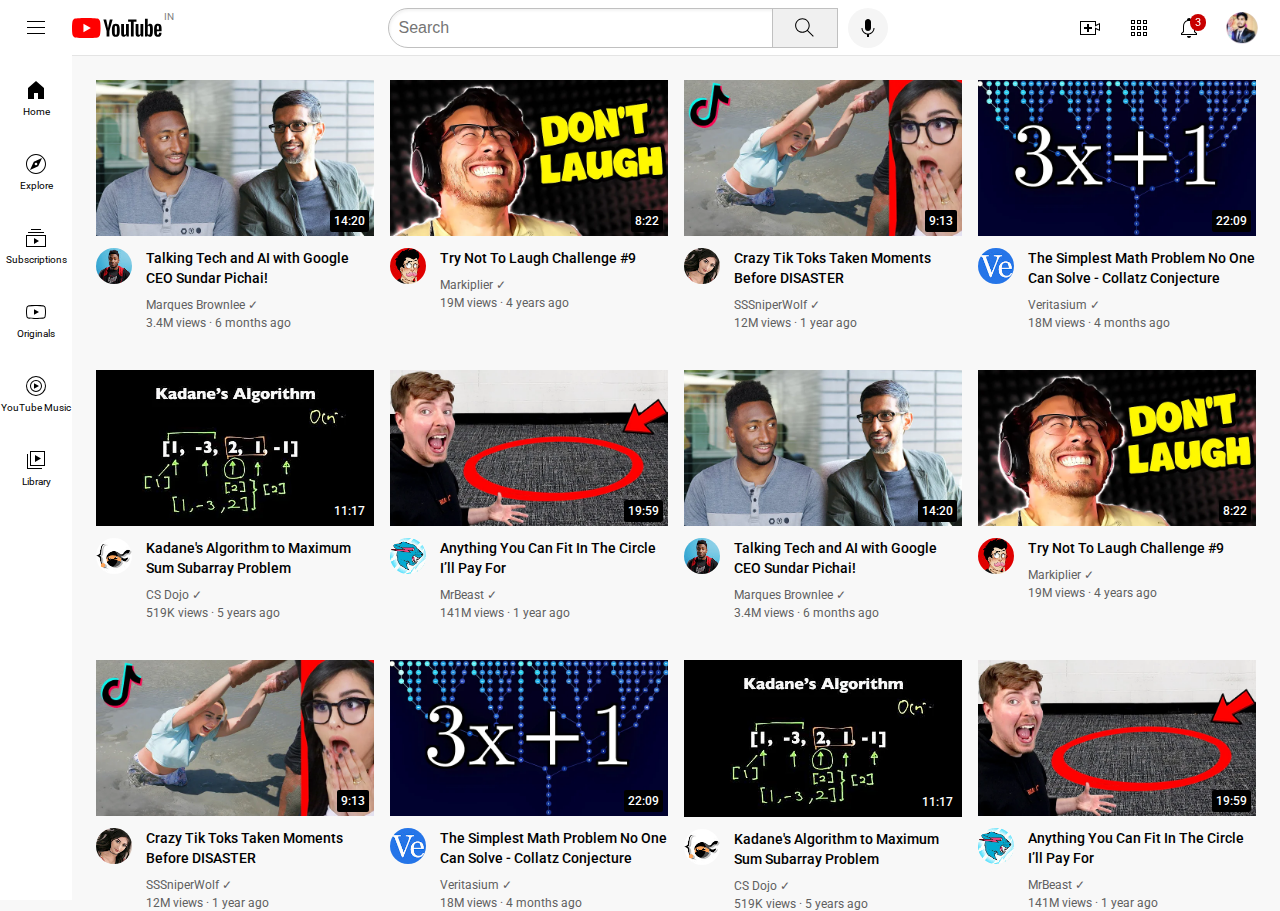
<file: index.html>
<!DOCTYPE html>
<html>
  <head>
    <title>YouTube-Clone</title>
    <link rel="icon" href="images/bluesky.svg" type="image/png/svg">
    <meta name="viewport" content="width=device-width, initial-scale=1.0">
    <meta charset="UTF-8">
    <link rel="icons" href="icons/titleicon.png" type="image/x-icon">



    <link rel="preconnect" href="https://fonts.googleapis.com">
    <link rel="preconnect" href="https://fonts.gstatic.com" crossorigin>
    <link href="https://fonts.googleapis.com/css2?family=Roboto:wght@400;500;700&display=swap" rel="stylesheet">

    <link rel="stylesheet" href="styles/general.css">
    <link rel="stylesheet" href="styles/header.css">
    <link rel="stylesheet" href="styles/video.css">
    <link rel="stylesheet" href="styles/sidebar.css">
  </head>
  <body>
    <header class="header">
      <div class="left-section">
        <img class="hamburger-menu" src="icons/hamburger-menu.svg">
        <div class="youtube-logo">
            <img class="youtube-logo" src="icons/youtube-logo.svg">
            <div class="youtube-logo-sign">IN</div>
        </div>
        
      </div>
      <div class="middle-section">
        <input class="search-bar" type="text" placeholder="Search">
        <button class="search-button">
          <img class="search-icon" src="icons/search.svg">
          <div class="tooltip">Search</div>
        </button>
        <!-- Put position absolute inside position relative -->
        <button class="voice-search-button">
          <img class="voice-search-icon" src="icons/voice-search-icon.svg">
          <div class="tooltip">Search with your voice</div>
        </button>
      </div>
      <div class="right-section">
        <div class="upload-icon-container">
          <img class="upload-icon" src="icons/upload.svg">
          <div class="tooltip">Create</div>
        </div>
        <div class="youtube-apps-icon">
        <img class="youtube-apps-icon" src="icons/youtube-apps.svg">
            <div class="tooltip">Apps</div>
         </div>
        <div class="notifications-icon-container">
          <img class="notifications-icon" src="icons/notifications.svg">
          <div class="notifications-count">3</div>
          <div class="tooltip">Notifications</div>
     </div>
        <div class="current-user-picture">
        <img class="current-user-picture" src="channel-pictures/my-channel.jpg">
        <div class="tooltip">Ajeet Kumar</div>
      </div>
    </header>

    <nav class="sidebar">
      <div class="sidebar-link">
        <img src="icons/home.svg">
        <div>Home</div>
      </div>
      <div class="sidebar-link">
        <img src="icons/explore.svg">
        <div>Explore</div>
      </div>
      <div class="sidebar-link">
        <img src="icons/subscriptions.svg">
        <div>Subscriptions</div>
      </div>
      <div class="sidebar-link">
        <img src="icons/originals.svg">
        <div>Originals</div>
      </div>
      <div class="sidebar-link">
        <img src="icons/youtube-music.svg">
        <div>YouTube Music</div>
      </div>
      <div class="sidebar-link">
        <img src="icons/library.svg">
        <div>Library</div>
      </div>
    </nav>

    <main>
      <section class="video-grid">
        <div class="video-preview">
          <div class="thumbnail-row">
            <img class="thumbnail" src="thumbnails/thumbnail-1.webp">
            <div class="video-time">14:20</div>
          </div>
          <div class="video-info-grid">
            <div class="channel-picture">
              <img class="profile-picture" src="channel-pictures/channel-1.jpeg">
            </div>
            <div class="video-info">
              <p class="video-title">
                Talking Tech and AI with Google CEO Sundar Pichai!
              </p>
              <p class="video-author">
                Marques Brownlee &check;
              </p>
              <p class="video-stats">
                3.4M views &#183; 6 months ago
              </p>
            </div>
          </div>
        </div>

        <div class="video-preview">
          <div class="thumbnail-row">
            <img class="thumbnail" src="thumbnails/thumbnail-2.webp">
            <div class="video-time">8:22</div>
          </div>
          <div class="video-info-grid">
            <div class="channel-picture">
              <img class="profile-picture" src="channel-pictures/channel-2.jpeg">
            </div>
            <div class="video-info">
              <p class="video-title">
                Try Not To Laugh Challenge #9
              </p>
              <p class="video-author">
                Markiplier &#10003;
              </p>
              <p class="video-stats">
                19M views &#183; 4 years ago
              </p>
            </div>
          </div>
        </div>

        <div class="video-preview">
          <div class="thumbnail-row">
            <img class="thumbnail" src="thumbnails/thumbnail-3.webp">
            <div class="video-time">9:13</div>
          </div>
          <div class="video-info-grid">
            <div class="channel-picture">
              <img class="profile-picture" src="channel-pictures/channel-3.jpeg">
            </div>
            <div class="video-info">
              <p class="video-title">
                Crazy Tik Toks Taken Moments Before DISASTER
              </p>
              <p class="video-author">
                SSSniperWolf &#10003;
              </p>
              <p class="video-stats">
                12M views &#183; 1 year ago
              </p>
            </div>
          </div>
        </div>

        <div class="video-preview">
          <div class="thumbnail-row">
            <img class="thumbnail" src="thumbnails/thumbnail-4.webp">
            <div class="video-time">22:09</div>
          </div>
          <div class="video-info-grid">
            <div class="channel-picture">
              <img class="profile-picture" src="channel-pictures/channel-4.jpeg">
            </div>
            <div class="video-info">
              <p class="video-title">
                The Simplest Math Problem No One Can Solve - Collatz Conjecture
              </p>
              <p class="video-author">
                Veritasium &#10003;
              </p>
              <p class="video-stats">
                18M views &#183; 4 months ago
              </p>
            </div>
          </div>
        </div>

        <div class="video-preview">
          <div class="thumbnail-row">
            <img class="thumbnail" src="thumbnails/thumbnail-5.webp">
            <div class="video-time">11:17</div>
          </div>
          <div class="video-info-grid">
            <div class="channel-picture">
              <img class="profile-picture" src="channel-pictures/channel-5.jpeg">
            </div>
            <div class="video-info">
              <p class="video-title">
                Kadane's Algorithm to Maximum Sum Subarray Problem
              </p>
              <p class="video-author">
                CS Dojo &#10003;
              </p>
              <p class="video-stats">
                519K views &#183; 5 years ago
              </p>
            </div>
          </div>
        </div>

        <div class="video-preview">
          <div class="thumbnail-row">
            <img class="thumbnail" src="thumbnails/thumbnail-6.webp">
            <div class="video-time">19:59</div>
          </div>
          <div class="video-info-grid">
            <div class="channel-picture">
              <img class="profile-picture" src="channel-pictures/channel-6.jpeg">
            </div>
            <div class="video-info">
              <p class="video-title">
                Anything You Can Fit In The Circle I’ll Pay For
              </p>
              <p class="video-author">
                MrBeast &#10003;
              </p>
              <p class="video-stats">
                141M views &#183; 1 year ago
              </p>
            </div>
          </div>
        </div>
        <div class="video-preview">
          <div class="thumbnail-row">
            <img class="thumbnail" src="thumbnails/thumbnail-1.webp">
            <div class="video-time">14:20</div>
          </div>
          <div class="video-info-grid">
            <div class="channel-picture">
              <img class="profile-picture" src="channel-pictures/channel-1.jpeg">
            </div>
            <div class="video-info">
              <p class="video-title">
                Talking Tech and AI with Google CEO Sundar Pichai!
              </p>
              <p class="video-author">
                Marques Brownlee &#10003;
              </p>
              <p class="video-stats">
                3.4M views &#183; 6 months ago
              </p>
            </div>
          </div>
        </div>
         <div class="video-preview">
          <div class="thumbnail-row">
            <img class="thumbnail" src="thumbnails/thumbnail-2.webp">
            <div class="video-time">8:22</div>
          </div>
          <div class="video-info-grid">
            <div class="channel-picture">
              <img class="profile-picture" src="channel-pictures/channel-2.jpeg">
            </div>
            <div class="video-info">
              <p class="video-title">
                Try Not To Laugh Challenge #9
              </p>
              <p class="video-author">
                Markiplier &#10003;
              </p>
              <p class="video-stats">
                19M views &#183; 4 years ago
              </p>
            </div>
          </div>
        </div>
        <div class="video-preview">
          <div class="thumbnail-row">
            <img class="thumbnail" src="thumbnails/thumbnail-3.webp">
            <div class="video-time">9:13</div>
          </div>
          <div class="video-info-grid">
            <div class="channel-picture">
              <img class="profile-picture" src="channel-pictures/channel-3.jpeg">
            </div>
            <div class="video-info">
              <p class="video-title">
                Crazy Tik Toks Taken Moments Before DISASTER
              </p>
              <p class="video-author">
                SSSniperWolf &#10003;
              </p>
              <p class="video-stats">
                12M views &#183; 1 year ago
              </p>
            </div>
          </div>
        </div>

        <div class="video-preview">
          <div class="thumbnail-row">
            <img class="thumbnail" src="thumbnails/thumbnail-4.webp">
            <div class="video-time">22:09</div>
          </div>
          <div class="video-info-grid">
            <div class="channel-picture">
              <img class="profile-picture" src="channel-pictures/channel-4.jpeg">
            </div>
            <div class="video-info">
              <p class="video-title">
                The Simplest Math Problem No One Can Solve - Collatz Conjecture
              </p>
              <p class="video-author">
                Veritasium &#10003;
              </p>
              <p class="video-stats">
                18M views &#183; 4 months ago
              </p>
            </div>
          </div>
        </div>

        <div class="video-preview">
          <div class="thumbnail-row">
            <img class="thumbnail" src="thumbnails/thumbnail-5.webp">
            <div class="video-time">11:17</div>
          </div>
          <div class="video-info-grid">
            <div class="channel-picture">
              <img class="profile-picture" src="channel-pictures/channel-5.jpeg">
            </div>
            <div class="video-info">
              <p class="video-title">
                Kadane's Algorithm to Maximum Sum Subarray Problem
              </p>
              <p class="video-author">
                CS Dojo &#10003;
              </p>
              <p class="video-stats">
                519K views &#183; 5 years ago
              </p>
            </div>
          </div>
        </div>

        <div class="video-preview">
          <div class="thumbnail-row">
            <img class="thumbnail" src="thumbnails/thumbnail-6.webp">
            <div class="video-time">19:59</div>
          </div>
          <div class="video-info-grid">
            <div class="channel-picture">
              <img class="profile-picture" src="channel-pictures/channel-6.jpeg">
            </div>
            <div class="video-info">
              <p class="video-title">
                Anything You Can Fit In The Circle I’ll Pay For
              </p>
              <p class="video-author">
                MrBeast &#10003;
              </p>
              <p class="video-stats">
                141M views &#183; 1 year ago
              </p>
            </div>
          </div>
        </div>
      </section>
    </main>
  </body>
</html>
</file>
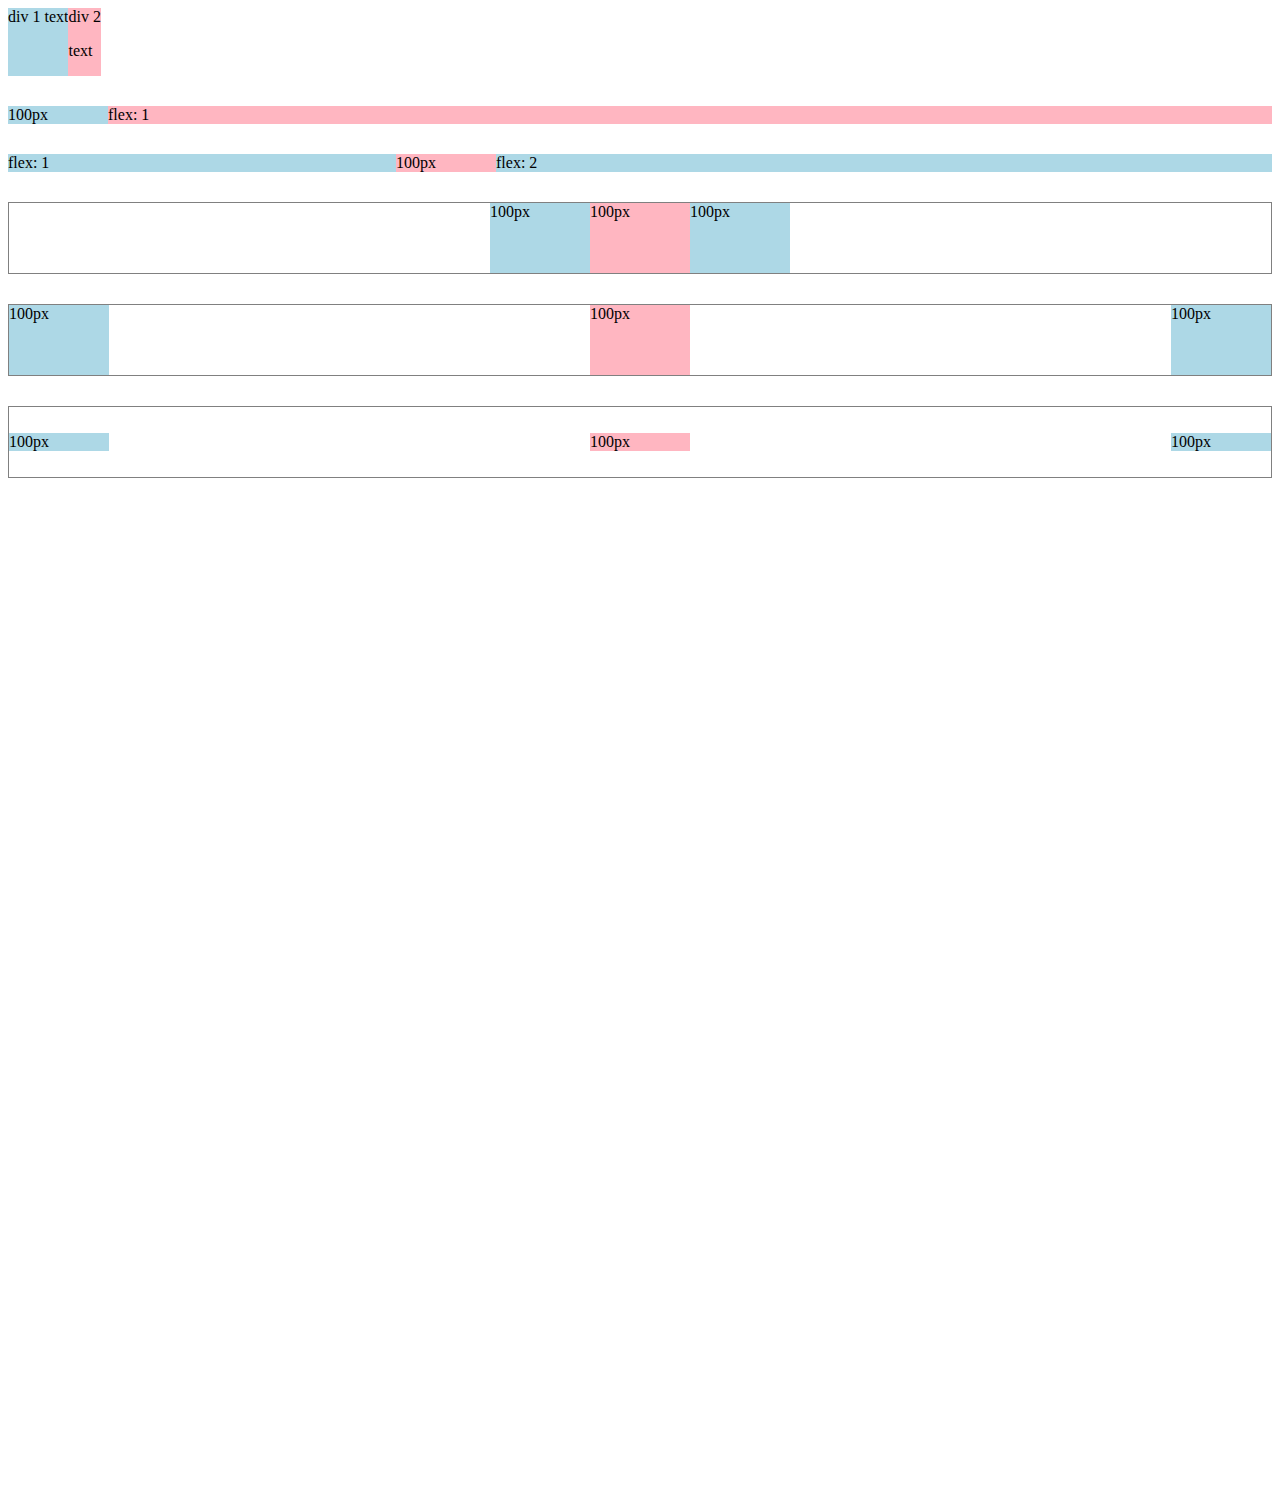
<file: flexbox.html>
<!DOCTYPE html>
<html>
  <head>
    <title>Flexbox Practice</title>
  </head>
  <body style="padding-bottom: 1000px;">
    <div style="
      display: flex;
      flex-direction: row;
    ">
      <div style="background-color: lightblue;">div 1 text</div>
      <div style="background-color: lightpink;">div 2 <p>text</p></div>
    </div>

    <div style="
      margin-top: 30px;
      display: flex;
      flex-direction: row;
    ">
      <div style="
        background-color: lightblue;
        width: 100px;
      ">100px</div>
      <div style="
        background-color: lightpink;
        flex: 1;
      ">flex: 1</div>
    </div>

    <div style="
      margin-top: 30px;
      display: flex;
      flex-direction: row;
    ">
      <div style="
        background-color: lightblue;
        flex: 1;
      ">flex: 1</div>
      <div style="
        background-color: lightpink;
        width: 100px;
      ">100px</div>
      <div style="
        background-color: lightblue;
        flex: 2;
      ">flex: 2</div>
    </div>

    <div style="
      margin-top: 30px;
      height: 70px;
      border-width: 1px;
      border-style: solid;
      border-color: gray;

      display: flex;
      flex-direction: row;
      justify-content: center;
    ">
      <div style="
        background-color: lightblue;
        width: 100px;
      ">100px</div>
      <div style="
        background-color: lightpink;
        width: 100px;
      ">100px</div>
      <div style="
        background-color: lightblue;
        width: 100px;
      ">100px</div>
    </div>

    <div style="
      margin-top: 30px;
      height: 70px;
      border-width: 1px;
      border-style: solid;
      border-color: gray;

      display: flex;
      flex-direction: row;
      justify-content: space-between;
    ">
      <div style="
        background-color: lightblue;
        width: 100px;
      ">100px</div>
      <div style="
        background-color: lightpink;
        width: 100px;
      ">100px</div>
      <div style="
        background-color: lightblue;
        width: 100px;
      ">100px</div>
    </div>

    <div style="
      margin-top: 30px;
      height: 70px;
      border-width: 1px;
      border-style: solid;
      border-color: gray;

      display: flex;
      flex-direction: row;
      justify-content: space-between;
      align-items: center;
    ">
      <div style="
        background-color: lightblue;
        width: 100px;
      ">100px</div>
      <div style="
        background-color: lightpink;
        width: 100px;
      ">100px</div>
      <div style="
        background-color: lightblue;
        width: 100px;
      ">100px</div>
    </div>
  </body>
</html>
</file>
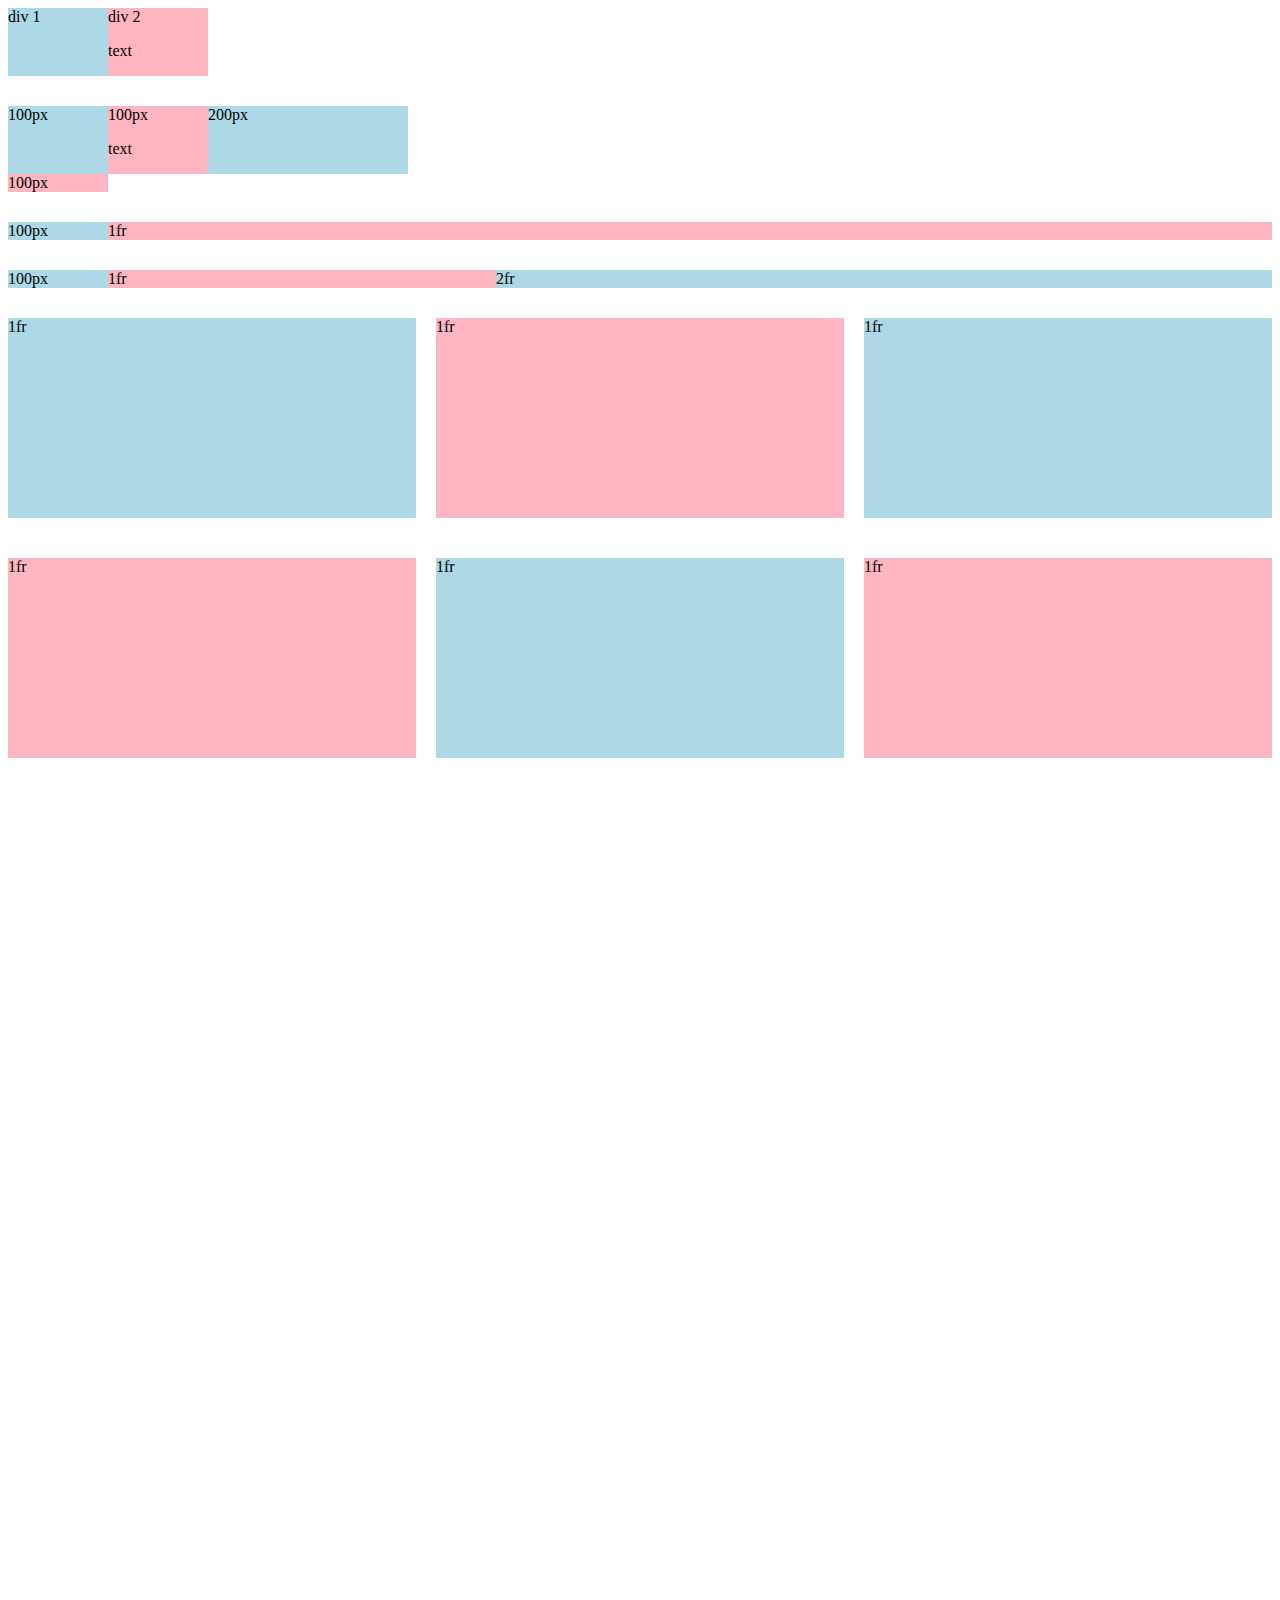
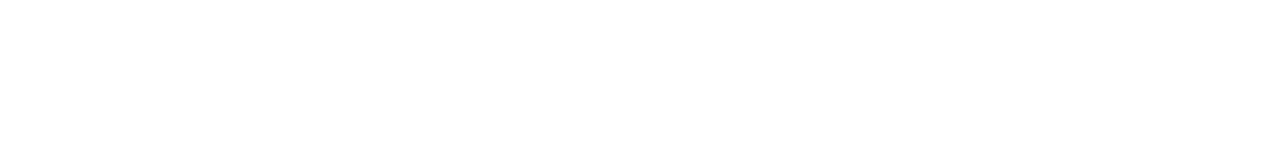
<file: grid.html>
<!DOCTYPE html>
<html>
  <head>
    <title>Grid Practice</title>
  </head>
  <body style="padding-bottom: 1000px;">
    <div style="
      display: grid;
      grid-template-columns: 100px 100px;
    ">
      <div style="background-color: lightblue;">div 1</div>
      <div style="background-color: lightpink;">div 2<p>text</p></div>
    </div>

    <div style="
      margin-top: 30px;
      display: grid;
      grid-template-columns: 100px 100px 200px;
    ">
      <div style="background-color: lightblue;">100px</div>
      <div style="background-color: lightpink;">100px<p>text</p></div>
      <div style="background-color: lightblue;">200px</div>
      <div style="background-color: lightpink;">100px</div>
    </div>

    <div style="
      margin-top: 30px;
      display: grid;
      grid-template-columns: 100px 1fr;
    ">
      <div style="background-color: lightblue;">100px</div>
      <div style="background-color: lightpink;">1fr</div>
    </div>

    <div style="
      margin-top: 30px;
      display: grid;
      grid-template-columns: 100px 1fr 2fr;
    ">
      <div style="background-color: lightblue;">100px</div>
      <div style="background-color: lightpink;">1fr</div>
      <div style="background-color: lightblue;">2fr</div>
    </div>

    <div style="
      margin-top: 30px;
      display: grid;
      grid-template-columns: 1fr 1fr 1fr;
      column-gap: 20px;
      row-gap: 40px;
    ">
      <div style="background-color: lightblue; height: 200px;">1fr</div>
      <div style="background-color: lightpink; height: 200px;">1fr</div>
      <div style="background-color: lightblue; height: 200px;">1fr</div>
      <div style="background-color: lightpink; height: 200px;">1fr</div>
      <div style="background-color: lightblue; height: 200px;">1fr</div>
      <div style="background-color: lightpink; height: 200px;">1fr</div>
    </div>
  </body>
</html>
</file>
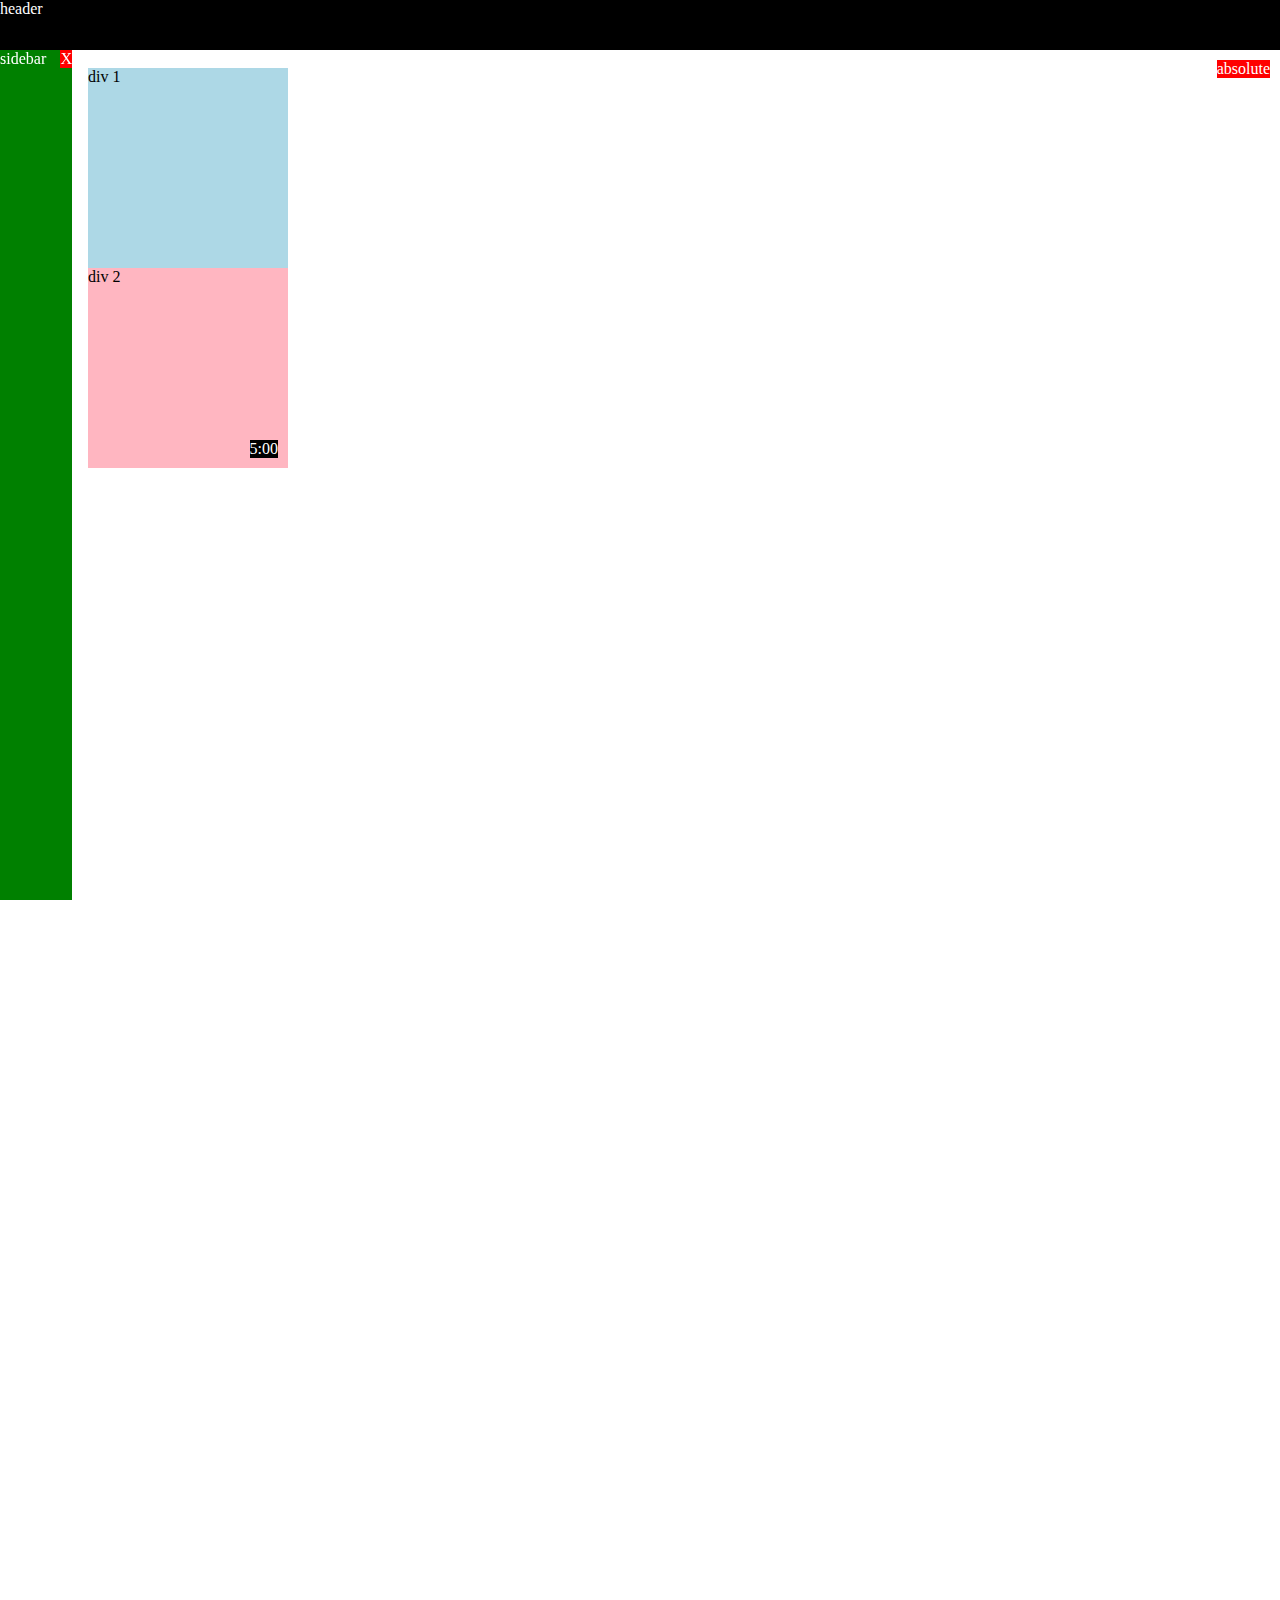
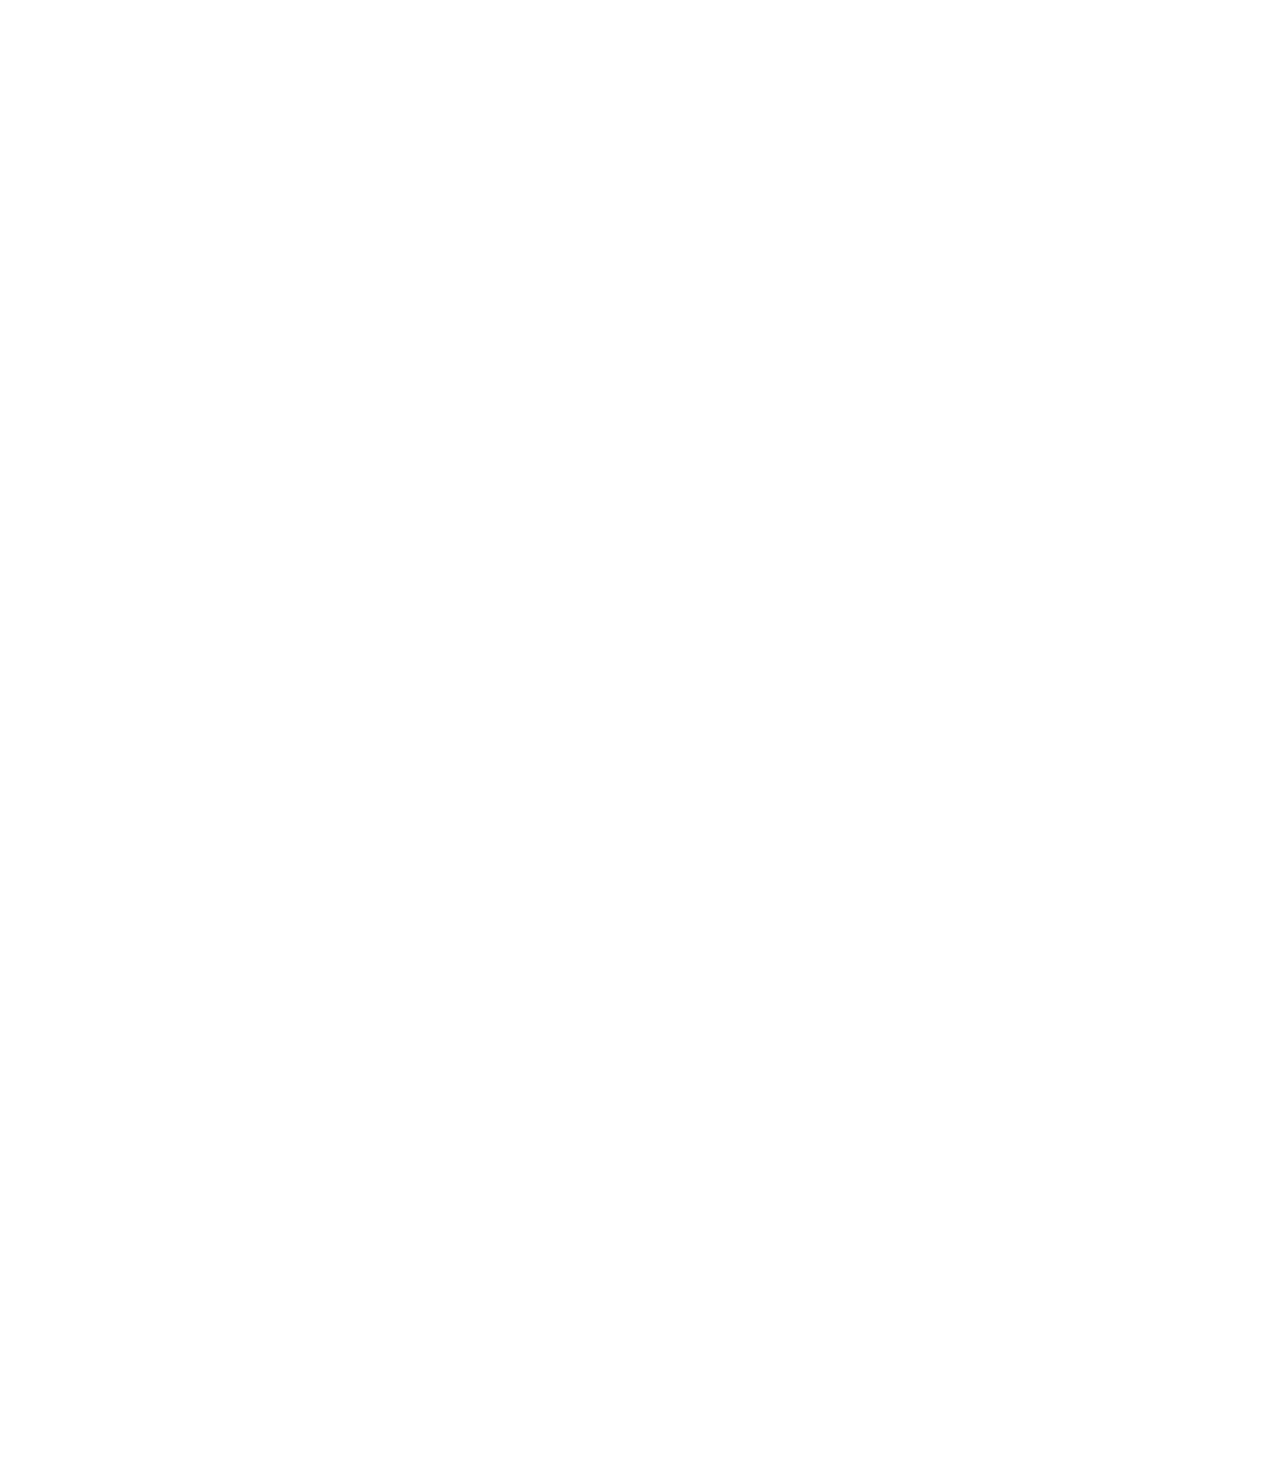
<file: position.html>
<!DOCTYPE html>
<html>
  <head>
    <title>Position Practice</title>
  </head>
  <body style="
    height: 3000px;
    padding-top: 60px;
    padding-left: 80px;
  ">
    <div style="
      background-color: black;
      color: white;
      position: fixed;
      top: 0;
      left: 0;
      right: 0;
      height: 50px;
      z-index: 100;
    ">header</div>

    <div style="
      background-color: green;
      color: white;
      position: fixed;
      left: 0;
      bottom: 0;
      top: 50px;
      width: 72px;
    ">
      sidebar
      <div style="
        position: absolute;
        background-color: red;
        color: white;
        top: 0;
        right: 0;
      ">
        X
      </div>
    </div>

    <div style="
      position: absolute;
      background-color: red;
      color: white;
      top: 60px;
      right: 10px;
    ">
      absolute
    </div>

    <div style="
      background-color: lightblue;
      height: 200px;
      width: 200px;
      position: static;
    ">div 1</div>
    <div style="
      background-color: lightpink;
      height: 200px;
      width: 200px;
      position: relative;
    ">
      div 2
      <div style="
        position: absolute;
        background-color: black;
        color: white;
        bottom: 10px;
        right: 10px;
      ">
        5:00
      </div>
    </div>

  </body>
</html>
</file>
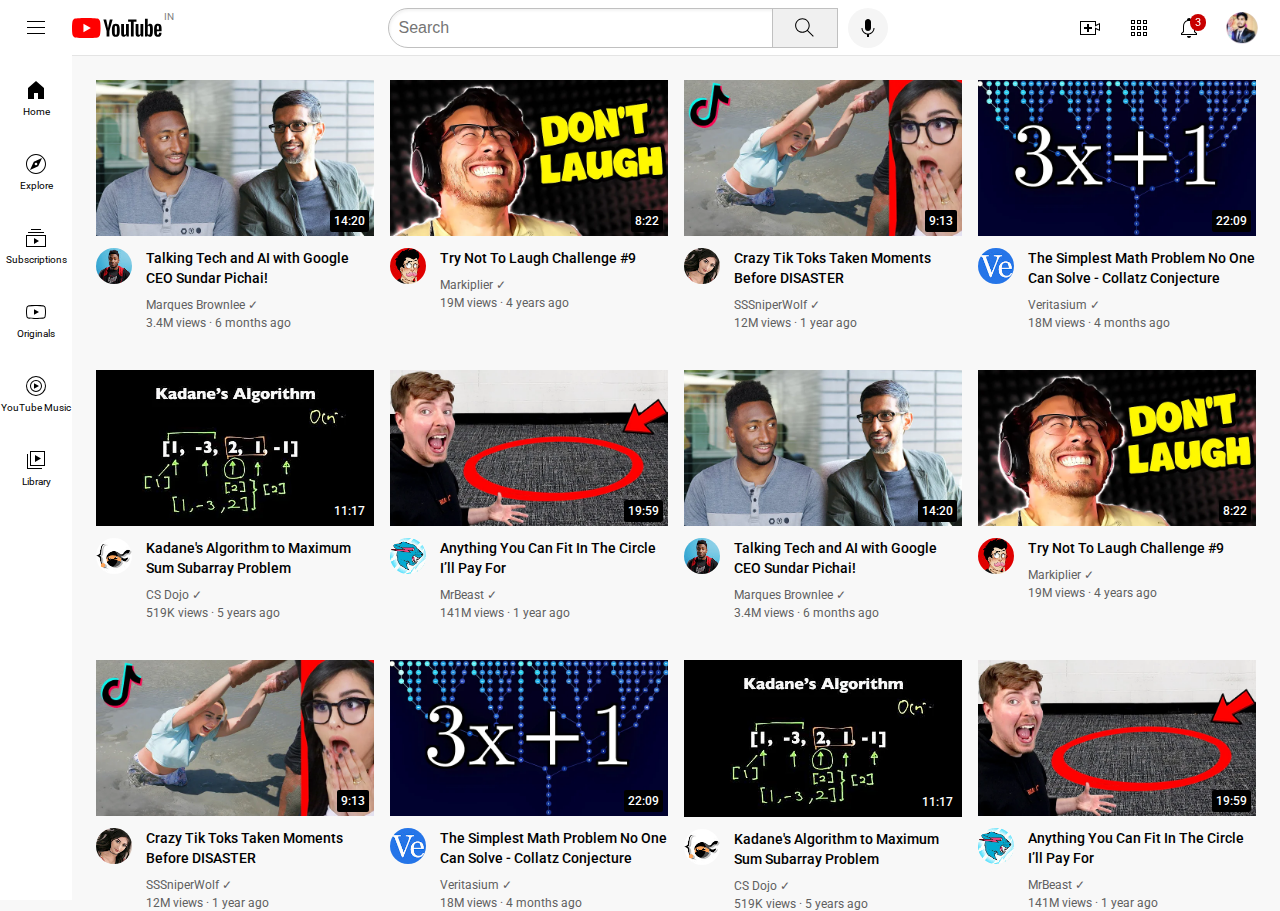
<file: YouTube.html>
<!DOCTYPE html>
<html>
  <head>
    <title>YouTube-Clone</title>

    <link rel="preconnect" href="https://fonts.googleapis.com">
    <link rel="preconnect" href="https://fonts.gstatic.com" crossorigin>
    <link href="https://fonts.googleapis.com/css2?family=Roboto:wght@400;500;700&display=swap" rel="stylesheet">

    <link rel="stylesheet" href="styles/general.css">
    <link rel="stylesheet" href="styles/header.css">
    <link rel="stylesheet" href="styles/video.css">
    <link rel="stylesheet" href="styles/sidebar.css">
  </head>
  <body>
    <header class="header">
      <div class="left-section">
        <img class="hamburger-menu" src="icons/hamburger-menu.svg">
        <div class="youtube-logo">
            <img class="youtube-logo" src="icons/youtube-logo.svg">
            <div class="youtube-logo-sign">IN</div>
        </div>
        
      </div>
      <div class="middle-section">
        <input class="search-bar" type="text" placeholder="Search">
        <button class="search-button">
          <img class="search-icon" src="icons/search.svg">
          <div class="tooltip">Search</div>
        </button>
        <!-- Put position absolute inside position relative -->
        <button class="voice-search-button">
          <img class="voice-search-icon" src="icons/voice-search-icon.svg">
          <div class="tooltip">Search with your voice</div>
        </button>
      </div>
      <div class="right-section">
        <div class="upload-icon-container">
          <img class="upload-icon" src="icons/upload.svg">
          <div class="tooltip">Create</div>
        </div>
        <div class="youtube-apps-icon">
        <img class="youtube-apps-icon" src="icons/youtube-apps.svg">
            <div class="tooltip">Apps</div>
         </div>
        <div class="notifications-icon-container">
          <img class="notifications-icon" src="icons/notifications.svg">
          <div class="notifications-count">3</div>
          <div class="tooltip">Notifications</div>
     </div>
        <div class="current-user-picture">
        <img class="current-user-picture" src="channel-pictures/my-channel.jpg">
        <div class="tooltip">Ajeet Kumar</div>
      </div>
    </header>

    <nav class="sidebar">
      <div class="sidebar-link">
        <img src="icons/home.svg">
        <div>Home</div>
      </div>
      <div class="sidebar-link">
        <img src="icons/explore.svg">
        <div>Explore</div>
      </div>
      <div class="sidebar-link">
        <img src="icons/subscriptions.svg">
        <div>Subscriptions</div>
      </div>
      <div class="sidebar-link">
        <img src="icons/originals.svg">
        <div>Originals</div>
      </div>
      <div class="sidebar-link">
        <img src="icons/youtube-music.svg">
        <div>YouTube Music</div>
      </div>
      <div class="sidebar-link">
        <img src="icons/library.svg">
        <div>Library</div>
      </div>
    </nav>

    <main>
      <section class="video-grid">
        <div class="video-preview">
          <div class="thumbnail-row">
            <img class="thumbnail" src="thumbnails/thumbnail-1.webp">
            <div class="video-time">14:20</div>
          </div>
          <div class="video-info-grid">
            <div class="channel-picture">
              <img class="profile-picture" src="channel-pictures/channel-1.jpeg">
            </div>
            <div class="video-info">
              <p class="video-title">
                Talking Tech and AI with Google CEO Sundar Pichai!
              </p>
              <p class="video-author">
                Marques Brownlee &check;
              </p>
              <p class="video-stats">
                3.4M views &#183; 6 months ago
              </p>
            </div>
          </div>
        </div>

        <div class="video-preview">
          <div class="thumbnail-row">
            <img class="thumbnail" src="thumbnails/thumbnail-2.webp">
            <div class="video-time">8:22</div>
          </div>
          <div class="video-info-grid">
            <div class="channel-picture">
              <img class="profile-picture" src="channel-pictures/channel-2.jpeg">
            </div>
            <div class="video-info">
              <p class="video-title">
                Try Not To Laugh Challenge #9
              </p>
              <p class="video-author">
                Markiplier &#10003;
              </p>
              <p class="video-stats">
                19M views &#183; 4 years ago
              </p>
            </div>
          </div>
        </div>

        <div class="video-preview">
          <div class="thumbnail-row">
            <img class="thumbnail" src="thumbnails/thumbnail-3.webp">
            <div class="video-time">9:13</div>
          </div>
          <div class="video-info-grid">
            <div class="channel-picture">
              <img class="profile-picture" src="channel-pictures/channel-3.jpeg">
            </div>
            <div class="video-info">
              <p class="video-title">
                Crazy Tik Toks Taken Moments Before DISASTER
              </p>
              <p class="video-author">
                SSSniperWolf &#10003;
              </p>
              <p class="video-stats">
                12M views &#183; 1 year ago
              </p>
            </div>
          </div>
        </div>

        <div class="video-preview">
          <div class="thumbnail-row">
            <img class="thumbnail" src="thumbnails/thumbnail-4.webp">
            <div class="video-time">22:09</div>
          </div>
          <div class="video-info-grid">
            <div class="channel-picture">
              <img class="profile-picture" src="channel-pictures/channel-4.jpeg">
            </div>
            <div class="video-info">
              <p class="video-title">
                The Simplest Math Problem No One Can Solve - Collatz Conjecture
              </p>
              <p class="video-author">
                Veritasium &#10003;
              </p>
              <p class="video-stats">
                18M views &#183; 4 months ago
              </p>
            </div>
          </div>
        </div>

        <div class="video-preview">
          <div class="thumbnail-row">
            <img class="thumbnail" src="thumbnails/thumbnail-5.webp">
            <div class="video-time">11:17</div>
          </div>
          <div class="video-info-grid">
            <div class="channel-picture">
              <img class="profile-picture" src="channel-pictures/channel-5.jpeg">
            </div>
            <div class="video-info">
              <p class="video-title">
                Kadane's Algorithm to Maximum Sum Subarray Problem
              </p>
              <p class="video-author">
                CS Dojo &#10003;
              </p>
              <p class="video-stats">
                519K views &#183; 5 years ago
              </p>
            </div>
          </div>
        </div>

        <div class="video-preview">
          <div class="thumbnail-row">
            <img class="thumbnail" src="thumbnails/thumbnail-6.webp">
            <div class="video-time">19:59</div>
          </div>
          <div class="video-info-grid">
            <div class="channel-picture">
              <img class="profile-picture" src="channel-pictures/channel-6.jpeg">
            </div>
            <div class="video-info">
              <p class="video-title">
                Anything You Can Fit In The Circle I’ll Pay For
              </p>
              <p class="video-author">
                MrBeast &#10003;
              </p>
              <p class="video-stats">
                141M views &#183; 1 year ago
              </p>
            </div>
          </div>
        </div>
        <div class="video-preview">
          <div class="thumbnail-row">
            <img class="thumbnail" src="thumbnails/thumbnail-1.webp">
            <div class="video-time">14:20</div>
          </div>
          <div class="video-info-grid">
            <div class="channel-picture">
              <img class="profile-picture" src="channel-pictures/channel-1.jpeg">
            </div>
            <div class="video-info">
              <p class="video-title">
                Talking Tech and AI with Google CEO Sundar Pichai!
              </p>
              <p class="video-author">
                Marques Brownlee &#10003;
              </p>
              <p class="video-stats">
                3.4M views &#183; 6 months ago
              </p>
            </div>
          </div>
        </div>
         <div class="video-preview">
          <div class="thumbnail-row">
            <img class="thumbnail" src="thumbnails/thumbnail-2.webp">
            <div class="video-time">8:22</div>
          </div>
          <div class="video-info-grid">
            <div class="channel-picture">
              <img class="profile-picture" src="channel-pictures/channel-2.jpeg">
            </div>
            <div class="video-info">
              <p class="video-title">
                Try Not To Laugh Challenge #9
              </p>
              <p class="video-author">
                Markiplier &#10003;
              </p>
              <p class="video-stats">
                19M views &#183; 4 years ago
              </p>
            </div>
          </div>
        </div>
        <div class="video-preview">
          <div class="thumbnail-row">
            <img class="thumbnail" src="thumbnails/thumbnail-3.webp">
            <div class="video-time">9:13</div>
          </div>
          <div class="video-info-grid">
            <div class="channel-picture">
              <img class="profile-picture" src="channel-pictures/channel-3.jpeg">
            </div>
            <div class="video-info">
              <p class="video-title">
                Crazy Tik Toks Taken Moments Before DISASTER
              </p>
              <p class="video-author">
                SSSniperWolf &#10003;
              </p>
              <p class="video-stats">
                12M views &#183; 1 year ago
              </p>
            </div>
          </div>
        </div>

        <div class="video-preview">
          <div class="thumbnail-row">
            <img class="thumbnail" src="thumbnails/thumbnail-4.webp">
            <div class="video-time">22:09</div>
          </div>
          <div class="video-info-grid">
            <div class="channel-picture">
              <img class="profile-picture" src="channel-pictures/channel-4.jpeg">
            </div>
            <div class="video-info">
              <p class="video-title">
                The Simplest Math Problem No One Can Solve - Collatz Conjecture
              </p>
              <p class="video-author">
                Veritasium &#10003;
              </p>
              <p class="video-stats">
                18M views &#183; 4 months ago
              </p>
            </div>
          </div>
        </div>

        <div class="video-preview">
          <div class="thumbnail-row">
            <img class="thumbnail" src="thumbnails/thumbnail-5.webp">
            <div class="video-time">11:17</div>
          </div>
          <div class="video-info-grid">
            <div class="channel-picture">
              <img class="profile-picture" src="channel-pictures/channel-5.jpeg">
            </div>
            <div class="video-info">
              <p class="video-title">
                Kadane's Algorithm to Maximum Sum Subarray Problem
              </p>
              <p class="video-author">
                CS Dojo &#10003;
              </p>
              <p class="video-stats">
                519K views &#183; 5 years ago
              </p>
            </div>
          </div>
        </div>

        <div class="video-preview">
          <div class="thumbnail-row">
            <img class="thumbnail" src="thumbnails/thumbnail-6.webp">
            <div class="video-time">19:59</div>
          </div>
          <div class="video-info-grid">
            <div class="channel-picture">
              <img class="profile-picture" src="channel-pictures/channel-6.jpeg">
            </div>
            <div class="video-info">
              <p class="video-title">
                Anything You Can Fit In The Circle I’ll Pay For
              </p>
              <p class="video-author">
                MrBeast &#10003;
              </p>
              <p class="video-stats">
                141M views &#183; 1 year ago
              </p>
            </div>
          </div>
        </div>
      </section>
    </main>
  </body>
</html>
</file>
<file: styles/general.css>
p {
  margin-top: 0;
  margin-bottom: 0;
}

body {
  /* This style below will be inherited */
  font-family: Roboto, Arial;
  margin: 0;
  padding-top: 80px;
  padding-left: 96px;
  padding-right: 24px;
  background-color: rgb(248, 248, 248);
}
</file>
<file: styles/header.css>
.header {
  height: 55px;

  display: flex;
  flex-direction: row;
  justify-content: space-between;

  position: fixed;
  top: 0;
  left: 0;
  right: 0;
  z-index: 100;

  background-color: white;
  border-bottom-width: 1px;
  border-bottom-style: solid;
  border-bottom-color: rgb(228, 228, 228);
}

.left-section {
  display: flex;
  align-items: center;
  cursor: pointer;
}

.youtube-logo {
  position: relative;
  cursor: pointer;
}

.youtube-logo-sign {
  position: absolute;
  top: -7px;
  right: -12px;
  color: gray;
  font-size: 10px;
}

.hamburger-menu {
  height: 24px;
  margin-left: 24px;
  margin-right: 24px;
}

.youtube-logo {
  height: 20px
}

.middle-section {
  flex: 1;
  margin-left: 70px;
  margin-right: 35px;
  max-width: 500px;
  display: flex;
  align-items: center;
}

.search-bar {
  flex: 1;
  height: 36px;
  padding-left: 10px;
  font-size: 16px;
  border: 1px solid rgb(192, 192, 192);
  border-radius: 20px;
  box-shadow: inset 1px 2px 3px rgba(0, 0, 0, 0.05);
  width: 0;
}

.search-bar::placeholder {
  font-size: 16px;
}

.search-button {
  height: 40px;
  width: 66px;
  background-color: rgb(240, 240, 240);
  border-width: 1px;
  border-style: solid;
  border-color: rgb(192, 192, 192);
  margin-left: -20px;
  margin-right: 10px;
  cursor: pointer;
}

.search-button,
.voice-search-button,
.upload-icon-container,
.youtube-apps-icon,
.notifications-icon-container,
.current-user-picture {
  display: flex;
  justify-content: center;
  align-items: center;
  position: relative;
}

.search-button .tooltip,
.voice-search-button .tooltip,
.upload-icon-container .tooltip,
.youtube-apps-icon .tooltip,
.notifications-icon-container .tooltip,
.current-user-picture .tooltip {
  position: absolute;
  background-color: gray;
  color: white;
  padding-top: 4px;
  padding-bottom: 4px;
  padding-left: 8px;
  padding-right: 8px;
  border-radius: 2px;
  font-size: 12px;
  bottom: -30px;
  opacity: 0;
  transition: opacity 0.15s;
  pointer-events: none;
  white-space: nowrap;
}

.search-button:hover .tooltip,
.voice-search-button:hover .tooltip,
.upload-icon-container:hover .tooltip,
.youtube-apps-icon:hover .tooltip,
.notifications-icon-container:hover .tooltip,
.current-user-picture:hover .tooltip {
  opacity: 1;
}

.search-icon {
  height: 25px;
}

.voice-search-button {
  height: 40px;
  width: 40px;
  border-radius: 20px;
  border: none;
  background-color: rgb(245, 245, 245);
}

.voice-search-icon {
  height: 24px;
  cursor: pointer;
}

.right-section {
  width: 180px;
  margin-right: 22px;
  display: flex;
  align-items: center;
  justify-content: space-between;
  flex-shrink: 0;
  cursor: pointer;
}

.upload-icon {
  height: 24px;
}

.youtube-apps-icon {
  height: 24px;
}

.notifications-icon {
  height: 24px;
}

.notifications-icon-container {
  position: relative;
}

.notifications-count {
  position: absolute;
  top: -2px;
  right: -5px;
  background-color: rgb(200, 0, 0);
  color: white;
  font-size: 11px;
  padding-left: 5px;
  padding-right: 5px;
  padding-top: 2px;
  padding-bottom: 2px;
  border-radius: 10px;
}

.current-user-picture {
  height: 32px;
  border-radius: 16px;
}
</file>
<file: styles/video.css>
.thumbnail {
  width: 100%;
}

.video-title {
  margin-top: 0;
  font-size: 14px;
  font-weight: 500;
  line-height: 20px;
  margin-bottom: 10px;
  cursor: pointer;
}

.video-info-grid {
  display: grid;
  grid-template-columns: 50px 1fr;
}

.profile-picture {
  width: 36px;
  border-radius: 50px;
  cursor: pointer;
}

.thumbnail-row {
  margin-bottom: 8px;
  position: relative;
  cursor: pointer;
}

.video-author,
.video-stats {
  font-size: 12px;
  color: rgb(96, 96, 96);
}

.video-author {
  margin-bottom: 4px;
}

.video-grid {
  display: grid;
  grid-template-columns: 1fr 1fr 1fr;
  column-gap: 16px;
  row-gap: 40px;
}

@media (max-width: 750px) {
  .video-grid {
    grid-template-columns: 1fr 1fr;
  }
}

@media (min-width: 751px) and (max-width: 999px) {
  .video-grid {
    grid-template-columns: 1fr 1fr 1fr;
  }
}

@media (min-width: 1000px) {
  .video-grid {
    grid-template-columns: 1fr 1fr 1fr 1fr;
  }
}

.video-time {
  font-size: 12px;
  font-weight: 500;
  padding: 4px;
  border-radius: 2px;
  background-color: black;
  color: white;
  position: absolute;
  bottom: 8px;
  right: 5px;
}
</file>
<file: styles/sidebar.css>
.sidebar {
  position: fixed;
  left: 0;
  bottom: 0;
  top: 55px;
  background-color: white;
  width: 72px;
  z-index: 200;
  padding-top: 5px;
}

.sidebar-link {
  height: 74px;
  display: flex;
  justify-content: center;
  align-items: center;
  flex-direction: column;
  cursor: pointer;
}

.sidebar-link:hover {
  background-color: rgb(235, 235, 235);
}

.sidebar-link img {
  height: 24px;
  margin-bottom: 4px;
}

.sidebar-link div {
  font-size: 10px;
}
</file>
